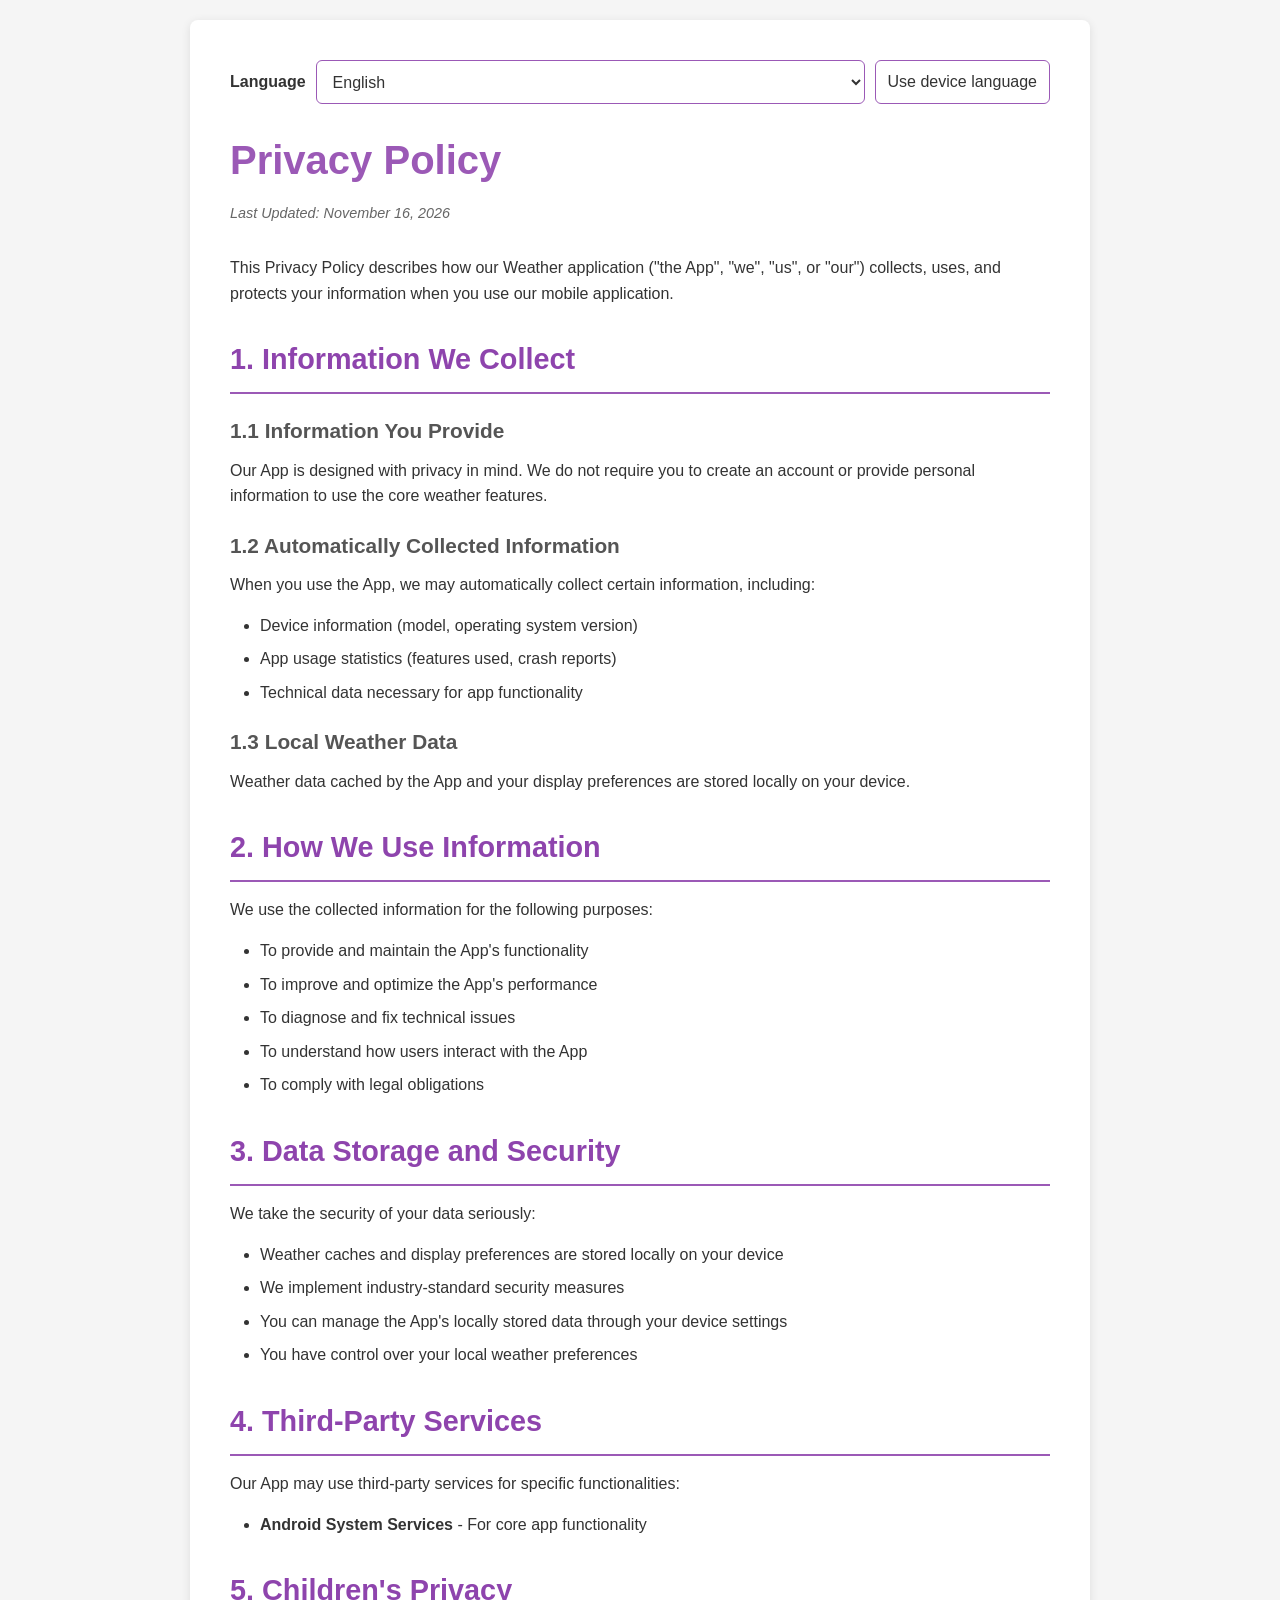
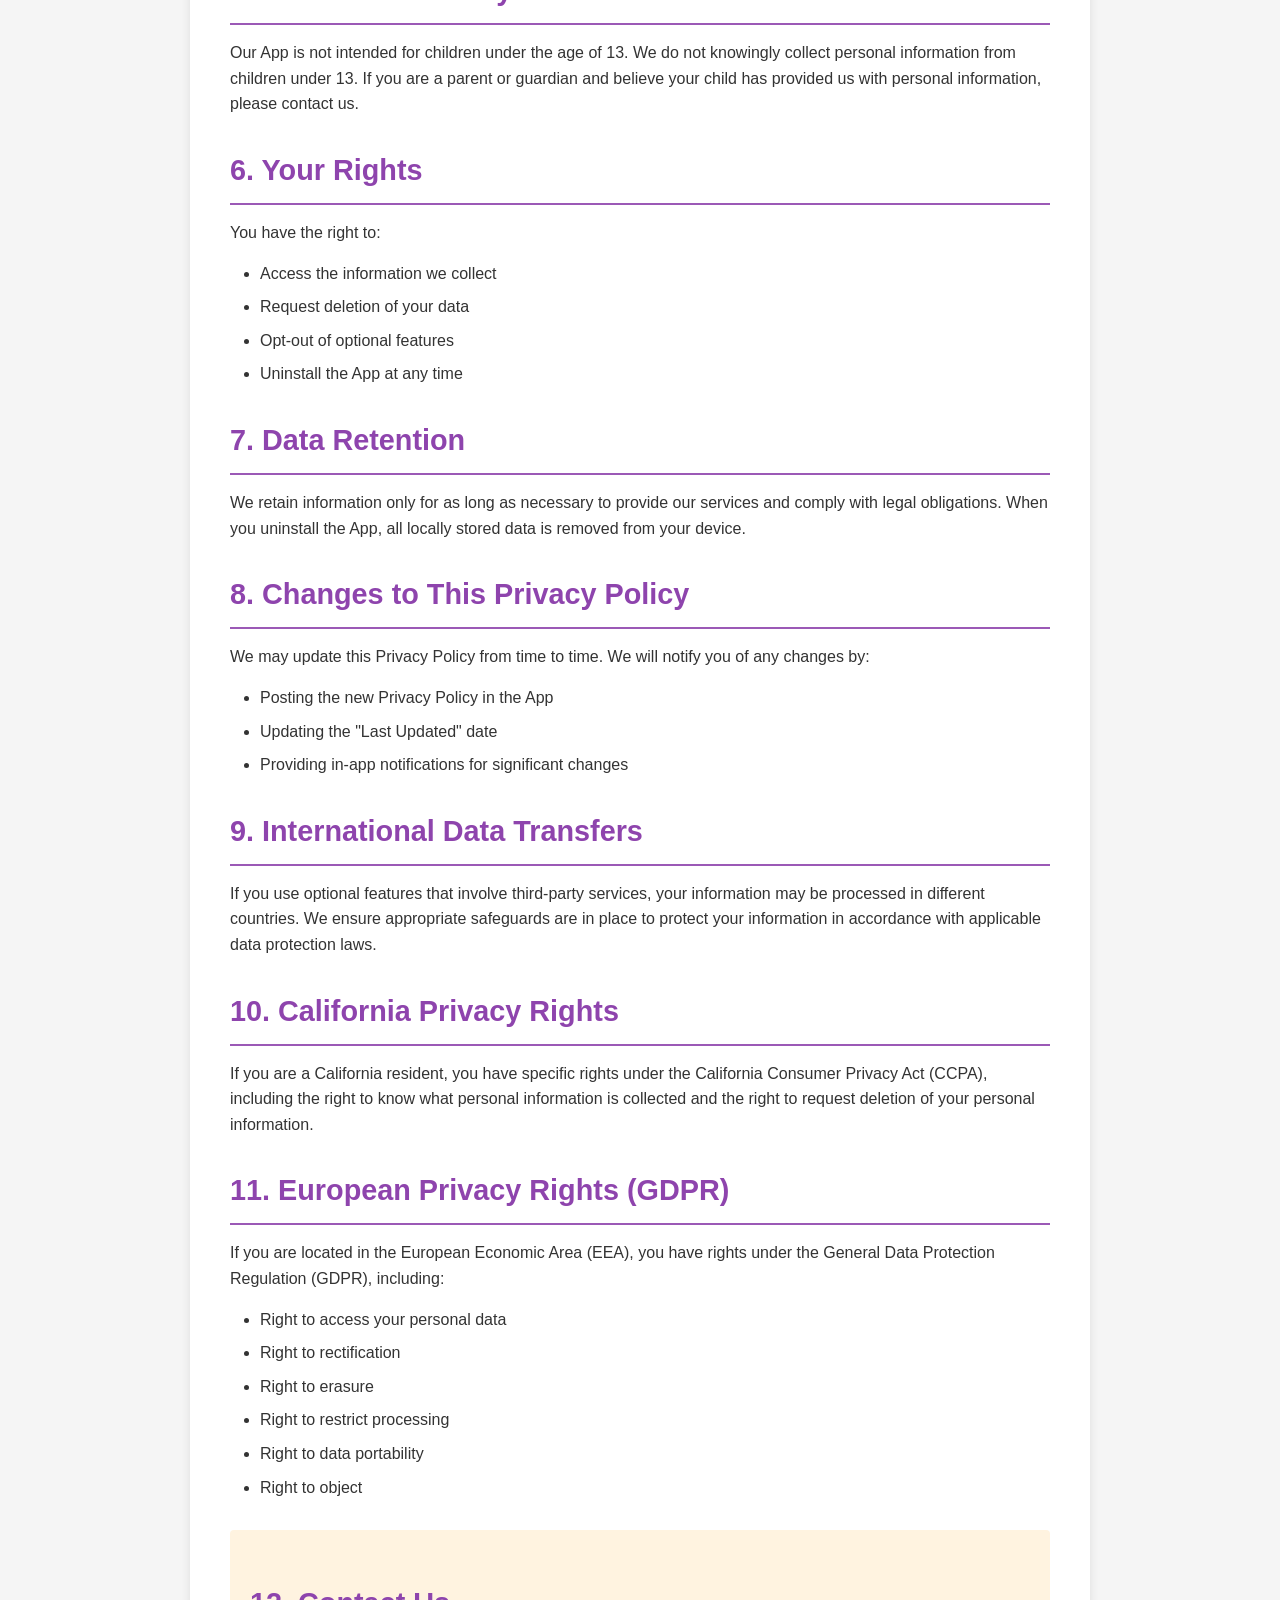
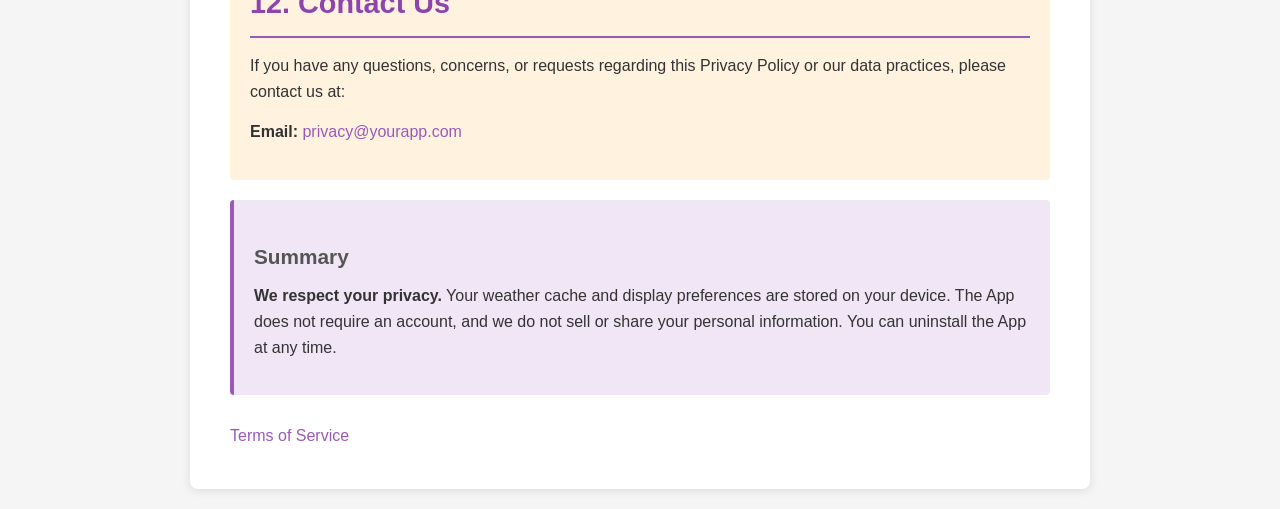
<file: index.html>
<!DOCTYPE html>
<html lang="en">
<head>
    <meta charset="UTF-8">
    <meta name="viewport" content="width=device-width, initial-scale=1.0">
    <title>Weather</title>
    <script>
        window.location.replace("privacy-policy.html" + window.location.search + window.location.hash);
    </script>
</head>
<body>
    <h1>Weather</h1>
    <p><a href="privacy-policy.html">Privacy Policy</a></p>
    <p><a href="terms-of-service.html">Terms of Service</a></p>
</body>
</html>
</file>
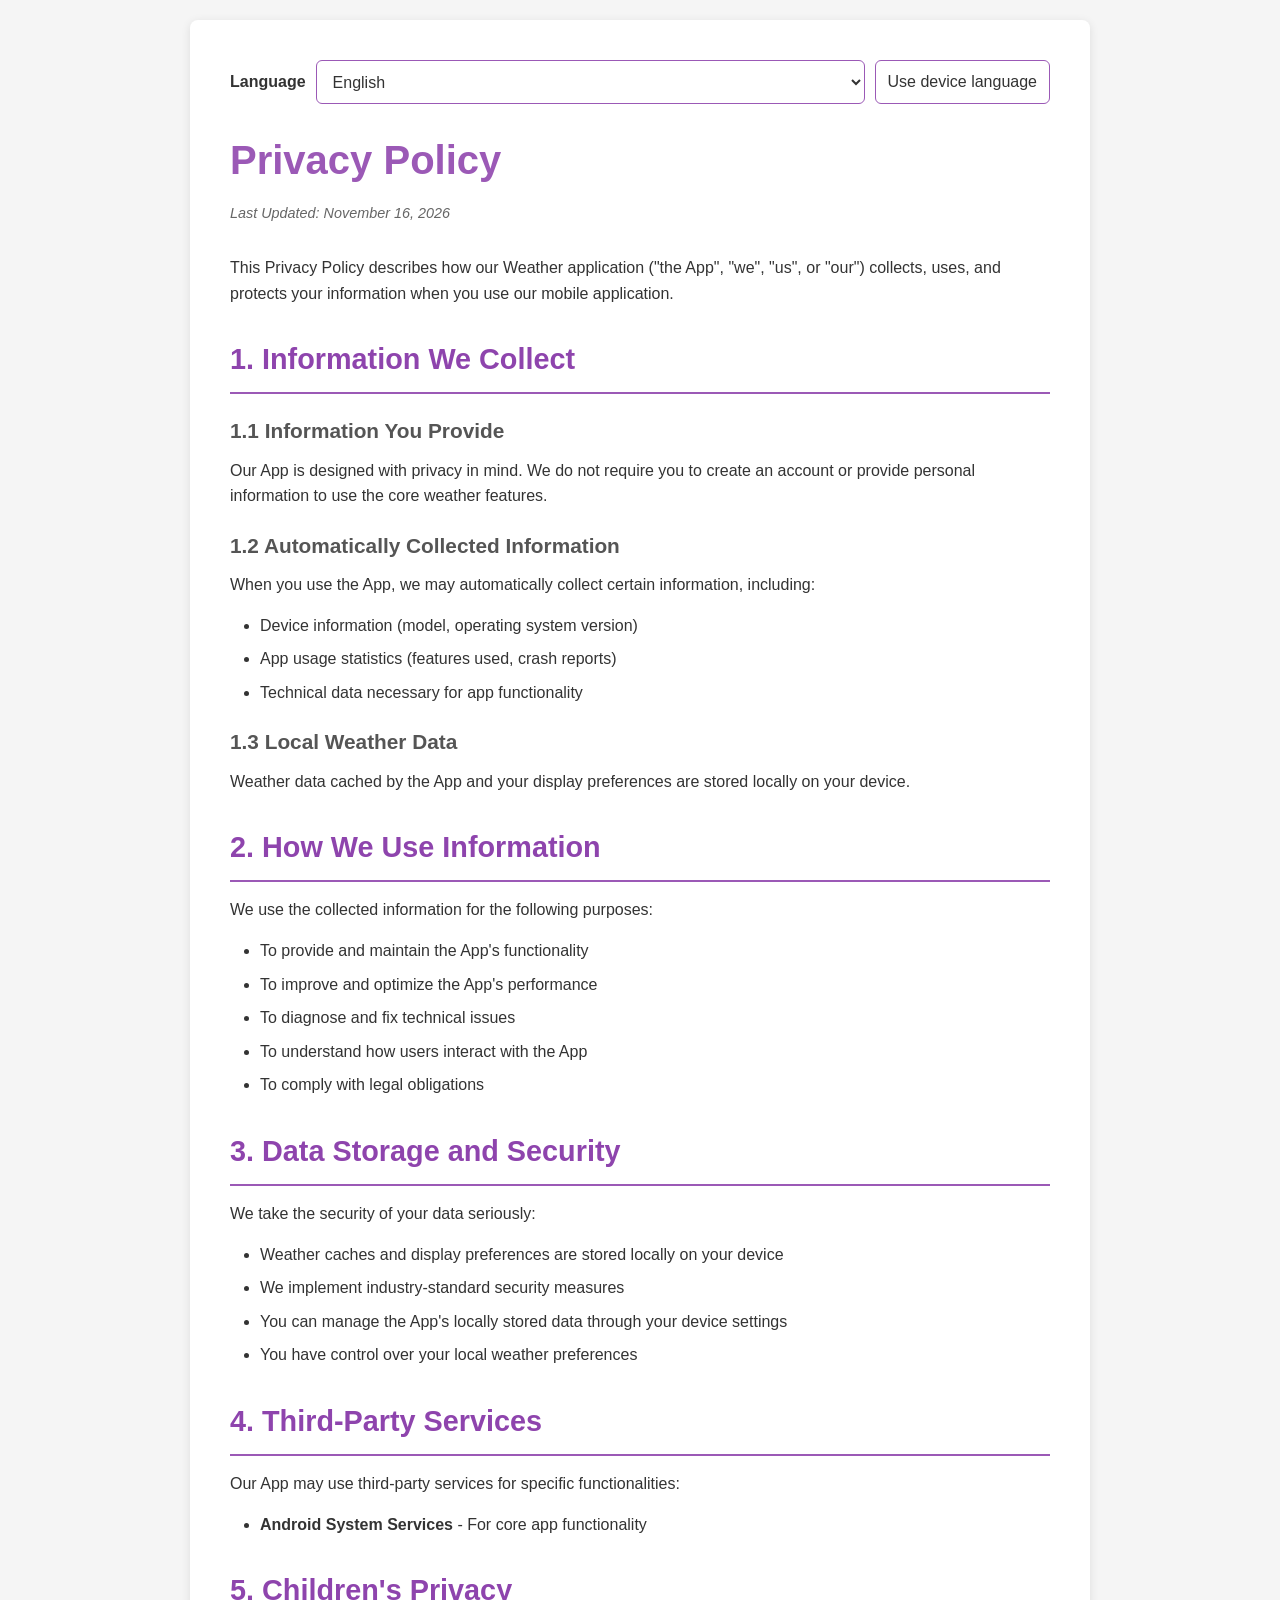
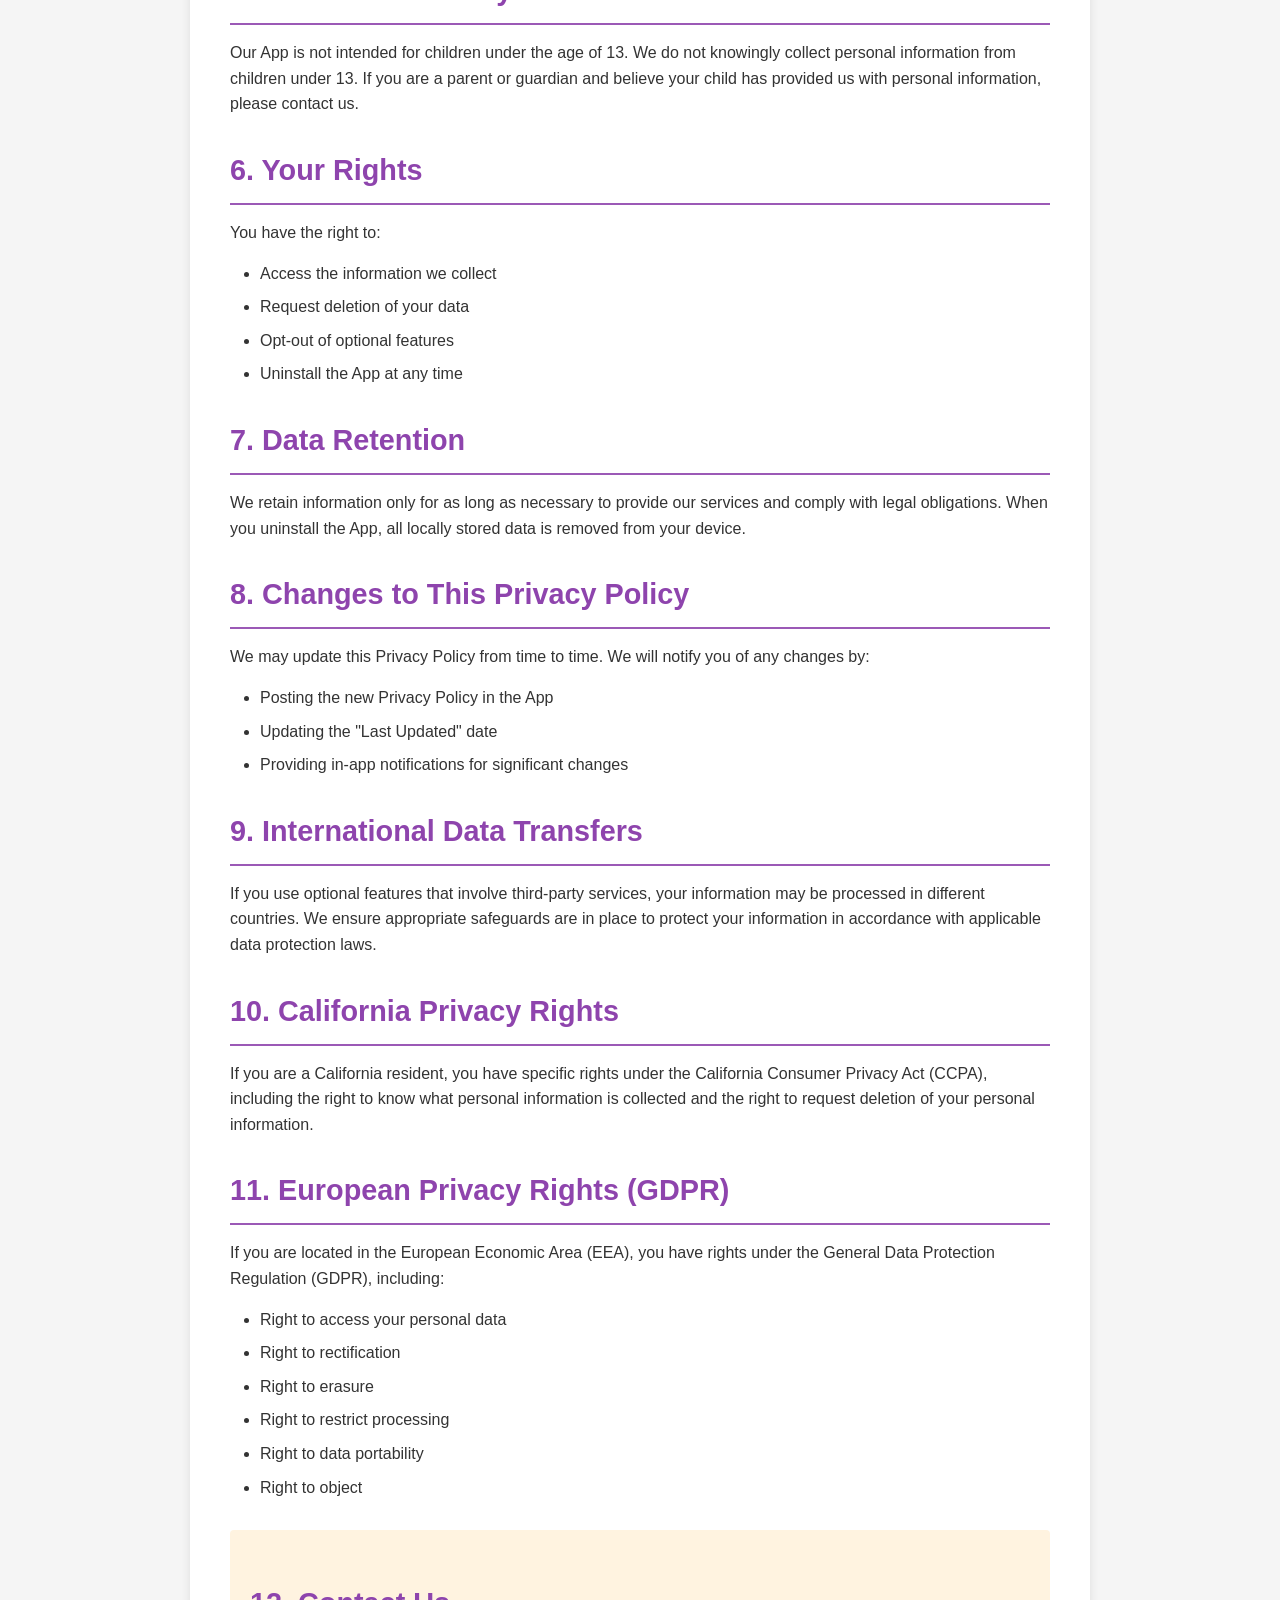
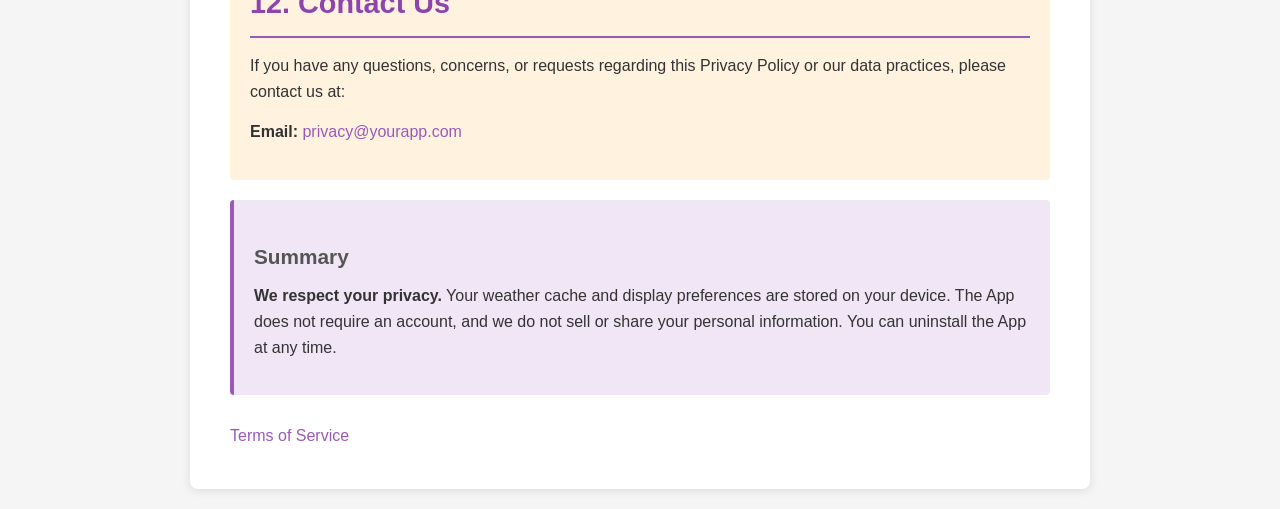
<file: privacy-policy.html>
<!DOCTYPE html>
<html lang="en">
<head>
    <meta charset="UTF-8">
    <meta name="viewport" content="width=device-width, initial-scale=1.0">
    <title data-i18n="s_8c3b26c8283e">Privacy Policy - Weather App</title>
    <script defer src="assets/languages.js"></script>
    <script defer src="assets/localization.js"></script>
    <style>
        * {
            margin: 0;
            padding: 0;
            box-sizing: border-box;
        }
        
        body {
            font-family: -apple-system, BlinkMacSystemFont, 'Segoe UI', Roboto, 'Helvetica Neue', Arial, sans-serif;
            line-height: 1.6;
            color: #333;
            background-color: #f5f5f5;
            padding: 20px;
        }
        
        .container {
            max-width: 900px;
            margin: 0 auto;
            background-color: white;
            padding: 40px;
            border-radius: 8px;
            box-shadow: 0 2px 10px rgba(0,0,0,0.1);
        }
        
        h1 {
            color: #9B59B6;
            margin-bottom: 10px;
            font-size: 2.5em;
        }
        
        .last-updated {
            color: #666;
            font-size: 0.9em;
            margin-bottom: 30px;
            font-style: italic;
        }
        
        h2 {
            color: #8E44AD;
            margin-top: 30px;
            margin-bottom: 15px;
            font-size: 1.8em;
            border-bottom: 2px solid #9B59B6;
            padding-bottom: 10px;
        }
        
        h3 {
            color: #555;
            margin-top: 20px;
            margin-bottom: 10px;
            font-size: 1.3em;
        }
        
        p {
            margin-bottom: 15px;
            text-align: justify;
        }
        
        ul, ol {
            margin-left: 30px;
            margin-bottom: 15px;
        }
        
        li {
            margin-bottom: 8px;
        }
        
        .highlight-box {
            background-color: #f0e6f6;
            border-left: 4px solid #9B59B6;
            padding: 20px;
            margin: 20px 0;
            border-radius: 4px;
        }
        
        a {
            color: #9B59B6;
            text-decoration: none;
            font-weight: 500;
        }
        
        a:hover {
            text-decoration: underline;
        }
        
        .contact-info {
            background-color: #fff3e0;
            padding: 20px;
            border-radius: 4px;
            margin-top: 30px;
        }
        
        @media (max-width: 768px) {
            .container {
                padding: 20px;
            }
            
            h1 {
                font-size: 2em;
            }
            
            h2 {
                font-size: 1.5em;
            }
        }
    </style>
    <link rel="stylesheet" href="assets/language.css">
</head>
<body>
    <div class="container">
        <div class="language-controls" hidden>
            <label for="language-select"><span data-i18n="s_a4fe65264ef7">Language</span></label>
            <select id="language-select"></select>
            <button id="language-auto" type="button"><span data-i18n="s_3fb007ba6533">Use device language</span></button>
        </div>
        <p id="language-status" role="status" hidden></p>
        <h1><span data-i18n="s_506ff3946215">Privacy Policy</span></h1>
        <p class="last-updated"><span data-i18n="s_722a04ede319">Last Updated: November 16, 2026</span></p>
        
        <p><span data-i18n="s_ef7a42f29ab5">This Privacy Policy describes how our Weather application ("the App", "we", "us", or "our") collects, uses, and protects your information when you use our mobile application.</span></p>
        
        <h2><span data-i18n="s_8dc7bf471f75">1. Information We Collect</span></h2>
        
        <h3><span data-i18n="s_2e5160658a96">1.1 Information You Provide</span></h3>
        <p><span data-i18n="s_05d2cbc0d117">Our App is designed with privacy in mind. We do not require you to create an account or provide personal information to use the core weather features.</span></p>
        
        <h3><span data-i18n="s_183f59b40249">1.2 Automatically Collected Information</span></h3>
        <p><span data-i18n="s_e395f7221ac2">When you use the App, we may automatically collect certain information, including:</span></p>
        <ul>
            <li><span data-i18n="s_1e716c5cca6e">Device information (model, operating system version)</span></li>
            <li><span data-i18n="s_1b23f42dd985">App usage statistics (features used, crash reports)</span></li>
            <li><span data-i18n="s_2c98eb544bc5">Technical data necessary for app functionality</span></li>
        </ul>
        
        <h3><span data-i18n="s_1d862e32a908">1.3 Local Weather Data</span></h3>
        <p><span data-i18n="s_408dfcece35c">Weather data cached by the App and your display preferences are stored locally on your device.</span></p>
        
        <h2><span data-i18n="s_681c0f7fc76f">2. How We Use Information</span></h2>
        <p><span data-i18n="s_7698ab1ffff2">We use the collected information for the following purposes:</span></p>
        <ul>
            <li><span data-i18n="s_dd533b0a0102">To provide and maintain the App's functionality</span></li>
            <li><span data-i18n="s_0673650fcb94">To improve and optimize the App's performance</span></li>
            <li><span data-i18n="s_c29851fe7ebc">To diagnose and fix technical issues</span></li>
            <li><span data-i18n="s_1803165e5e00">To understand how users interact with the App</span></li>
            <li><span data-i18n="s_d38b857569d1">To comply with legal obligations</span></li>
        </ul>
        
        <h2><span data-i18n="s_0058bb93a278">3. Data Storage and Security</span></h2>
        <p><span data-i18n="s_1fc1c584c435">We take the security of your data seriously:</span></p>
        <ul>
            <li><span data-i18n="s_d444f0aab760">Weather caches and display preferences are stored locally on your device</span></li>
            <li><span data-i18n="s_bfe1dc3cf030">We implement industry-standard security measures</span></li>
            <li><span data-i18n="s_4d7d34908b5a">You can manage the App's locally stored data through your device settings</span></li>
            <li><span data-i18n="s_05c45324399b">You have control over your local weather preferences</span></li>
        </ul>
        
        <h2><span data-i18n="s_d03382c9878e">4. Third-Party Services</span></h2>
        <p><span data-i18n="s_3e5a93d89f18">Our App may use third-party services for specific functionalities:</span></p>
        <ul>
            <li><strong><span data-i18n="s_2d5981401929">Android System Services</span></strong> <span data-i18n="s_2991ec828428">- For core app functionality</span></li>
        </ul>
        
        <h2><span data-i18n="s_75b802a379d9">5. Children's Privacy</span></h2>
        <p><span data-i18n="s_861b9dc9df95">Our App is not intended for children under the age of 13. We do not knowingly collect personal information from children under 13. If you are a parent or guardian and believe your child has provided us with personal information, please contact us.</span></p>
        
        <h2><span data-i18n="s_5098378d324d">6. Your Rights</span></h2>
        <p><span data-i18n="s_166101b280e6">You have the right to:</span></p>
        <ul>
            <li><span data-i18n="s_9c291f8a6d84">Access the information we collect</span></li>
            <li><span data-i18n="s_0106b63aa0d2">Request deletion of your data</span></li>
            <li><span data-i18n="s_7f62efa1fc92">Opt-out of optional features</span></li>
            <li><span data-i18n="s_184e3f41e953">Uninstall the App at any time</span></li>
        </ul>
        
        <h2><span data-i18n="s_fe47bdd4af46">7. Data Retention</span></h2>
        <p><span data-i18n="s_b3aa1d00ccfb">We retain information only for as long as necessary to provide our services and comply with legal obligations. When you uninstall the App, all locally stored data is removed from your device.</span></p>
        
        <h2><span data-i18n="s_51f054eb2759">8. Changes to This Privacy Policy</span></h2>
        <p><span data-i18n="s_feeaa4bd0e41">We may update this Privacy Policy from time to time. We will notify you of any changes by:</span></p>
        <ul>
            <li><span data-i18n="s_4ba20dcd6d82">Posting the new Privacy Policy in the App</span></li>
            <li><span data-i18n="s_3e64e5191947">Updating the "Last Updated" date</span></li>
            <li><span data-i18n="s_987501b258ea">Providing in-app notifications for significant changes</span></li>
        </ul>
        
        <h2><span data-i18n="s_be870e6724f3">9. International Data Transfers</span></h2>
        <p><span data-i18n="s_151eff64a36e">If you use optional features that involve third-party services, your information may be processed in different countries. We ensure appropriate safeguards are in place to protect your information in accordance with applicable data protection laws.</span></p>
        
        <h2><span data-i18n="s_028c961f9605">10. California Privacy Rights</span></h2>
        <p><span data-i18n="s_3678a0743eea">If you are a California resident, you have specific rights under the California Consumer Privacy Act (CCPA), including the right to know what personal information is collected and the right to request deletion of your personal information.</span></p>
        
        <h2><span data-i18n="s_6b0401f85d9f">11. European Privacy Rights (GDPR)</span></h2>
        <p><span data-i18n="s_e13c6b3dc96b">If you are located in the European Economic Area (EEA), you have rights under the General Data Protection Regulation (GDPR), including:</span></p>
        <ul>
            <li><span data-i18n="s_be33dc5278d0">Right to access your personal data</span></li>
            <li><span data-i18n="s_786f0deb3074">Right to rectification</span></li>
            <li><span data-i18n="s_1aef95b304a2">Right to erasure</span></li>
            <li><span data-i18n="s_4bd2ceb24b8a">Right to restrict processing</span></li>
            <li><span data-i18n="s_59a814d5f623">Right to data portability</span></li>
            <li><span data-i18n="s_39fcb804cc11">Right to object</span></li>
        </ul>
        
        <div class="contact-info">
            <h2><span data-i18n="s_0e66d2db03b2">12. Contact Us</span></h2>
            <p><span data-i18n="s_f868e2a1f81d">If you have any questions, concerns, or requests regarding this Privacy Policy or our data practices, please contact us at:</span></p>
            <p><strong><span data-i18n="s_17507dcf8457">Email:</span></strong> <a href="mailto:privacy@yourapp.com">privacy@yourapp.com</a></p>
        </div>
        
        <div class="highlight-box">
            <h3><span data-i18n="s_8e76a94ac832">Summary</span></h3>
            <p><strong><span data-i18n="s_744138921200">We respect your privacy.</span></strong> <span data-i18n="s_1e5e6a779ba9">Your weather cache and display preferences are stored on your device. The App does not require an account, and we do not sell or share your personal information. You can uninstall the App at any time.</span></p>
        </div>
        <nav class="legal-navigation"><a href="terms-of-service.html"><span data-i18n="s_4afa55bf7aec">Terms of Service</span></a></nav>
    </div>
</body>
</html>
</file>
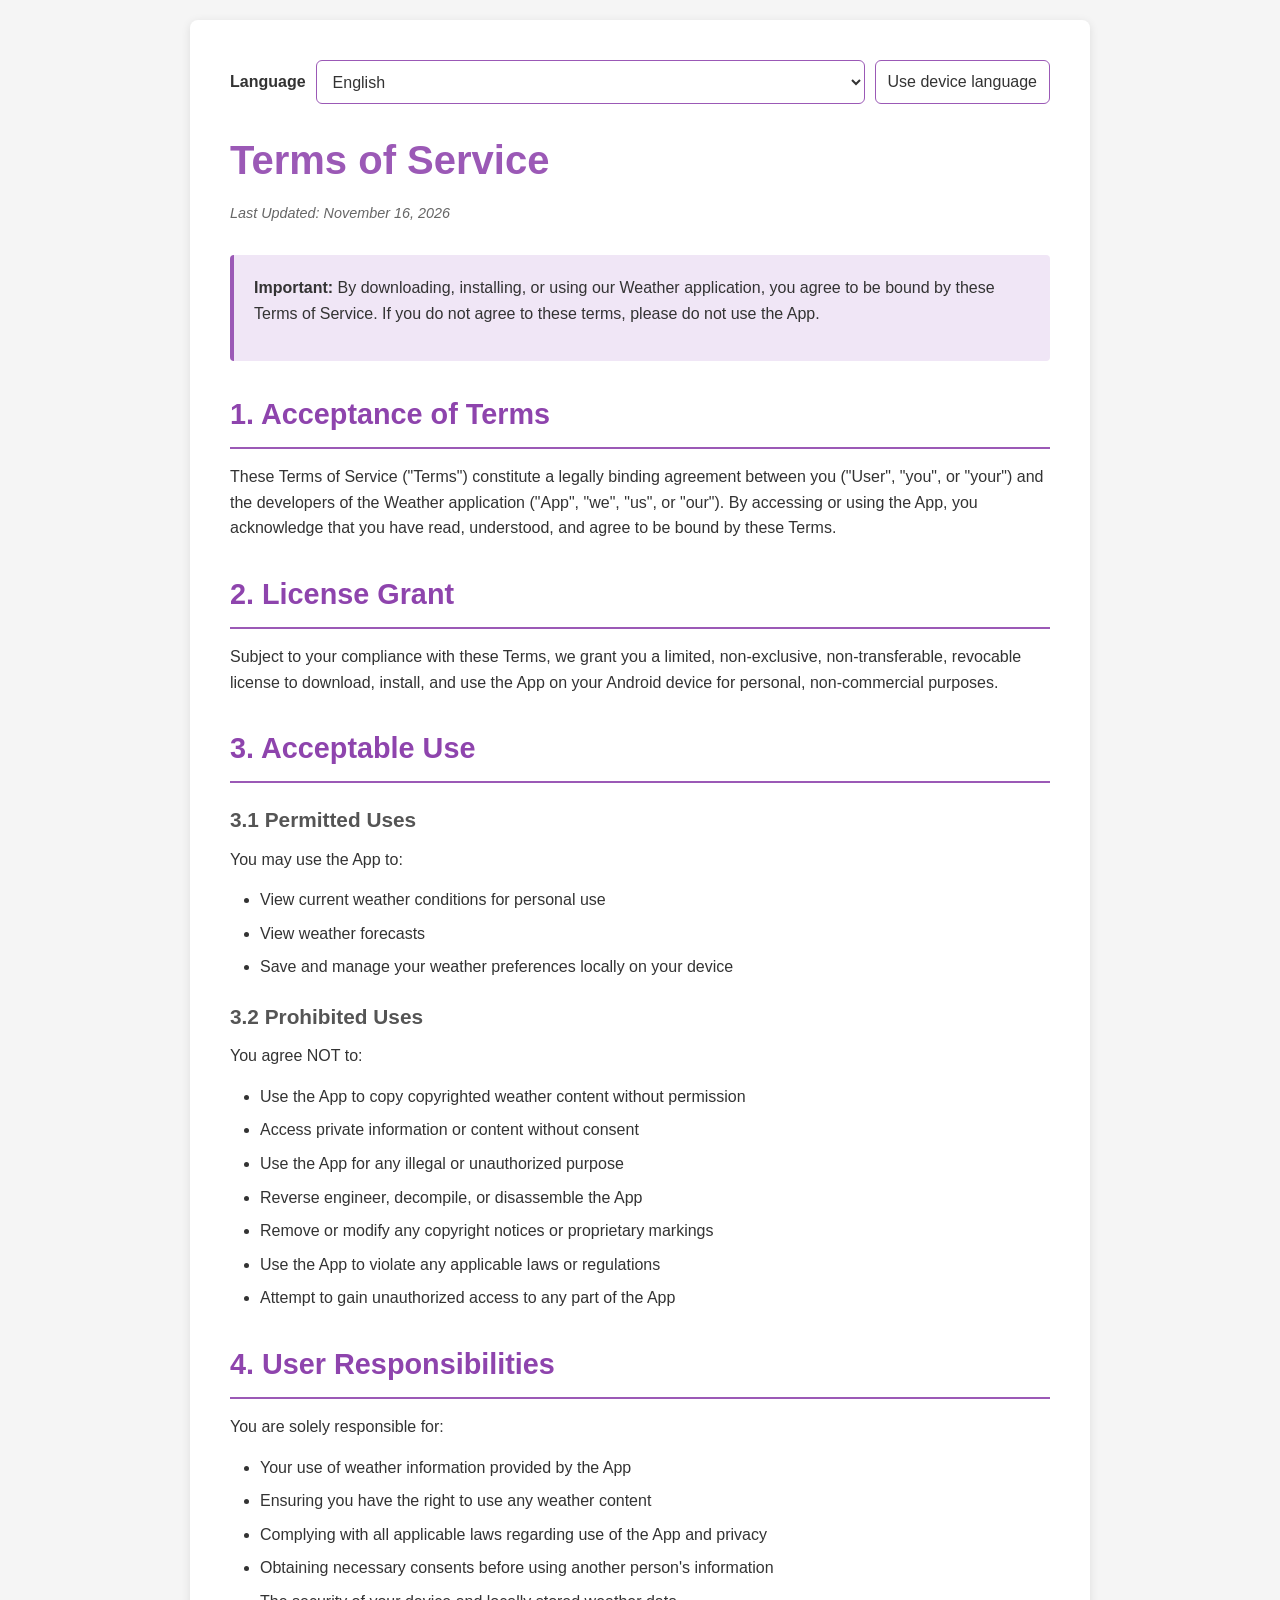
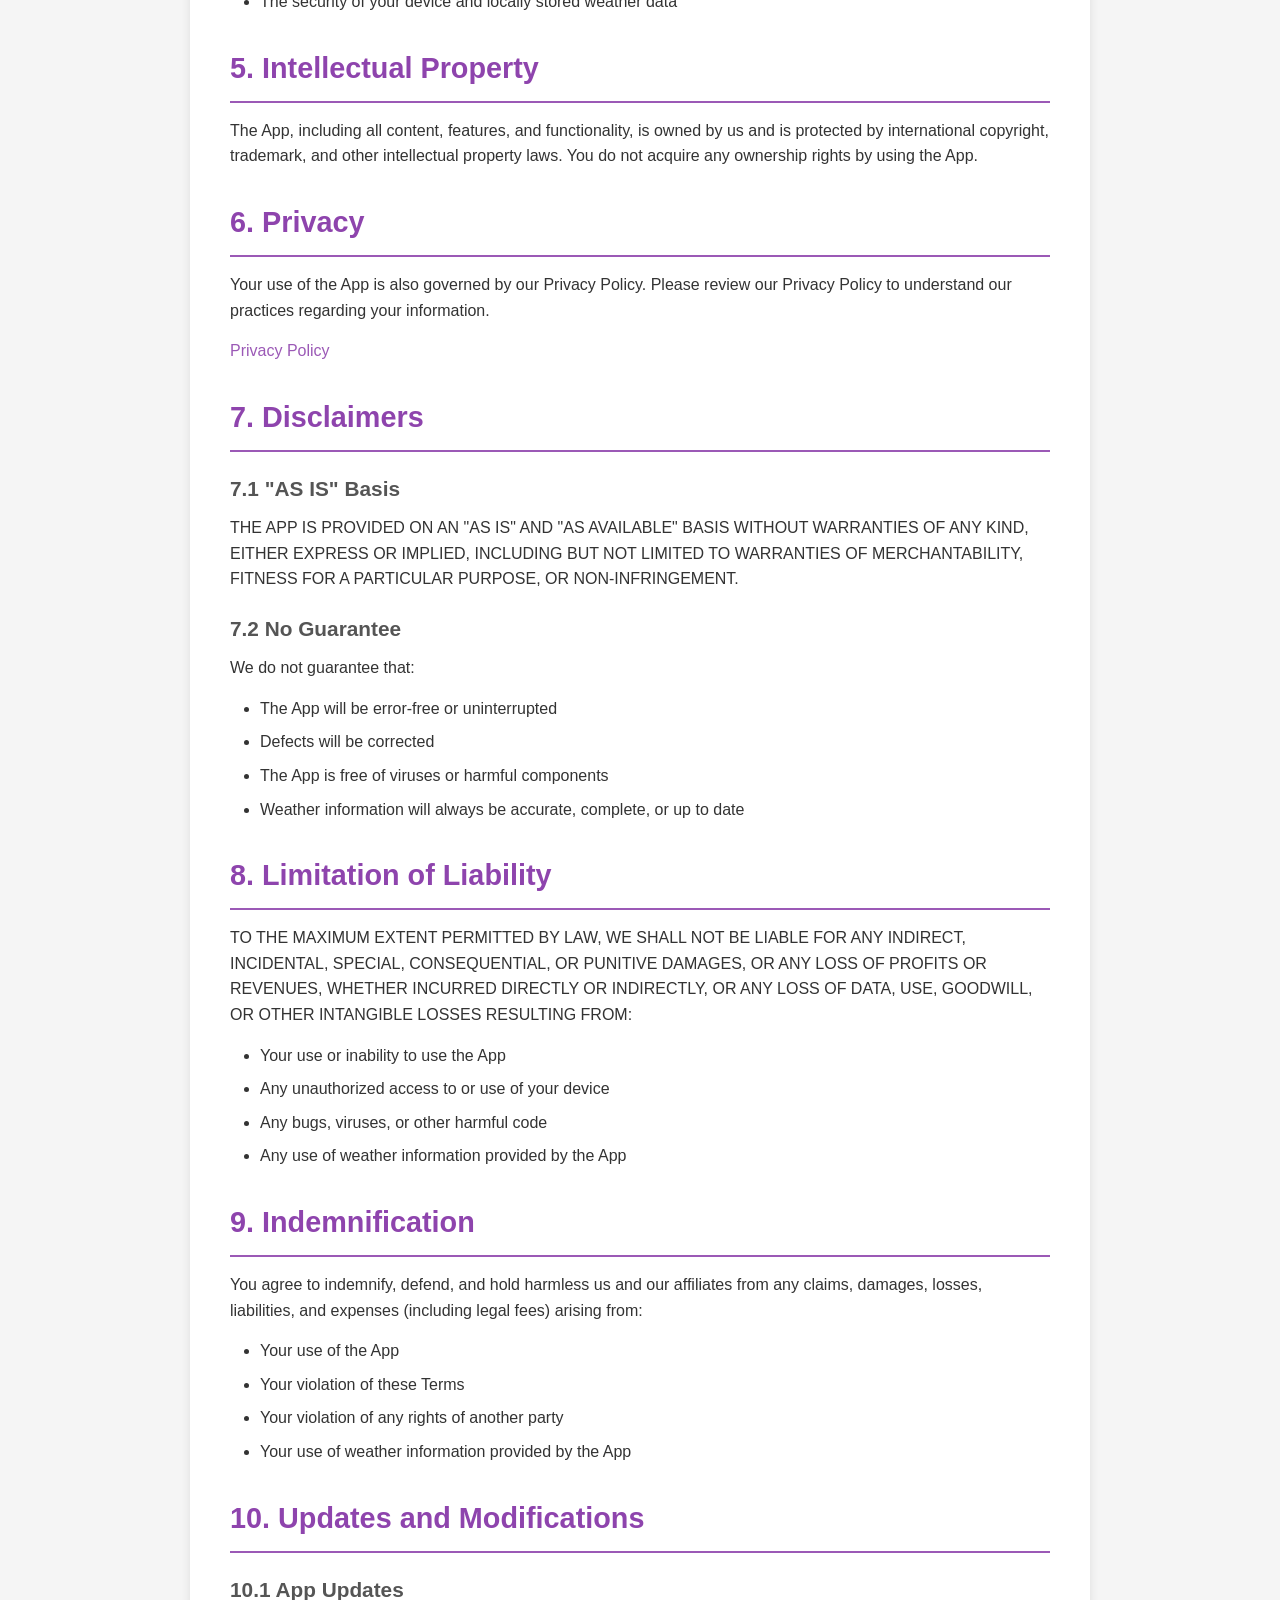
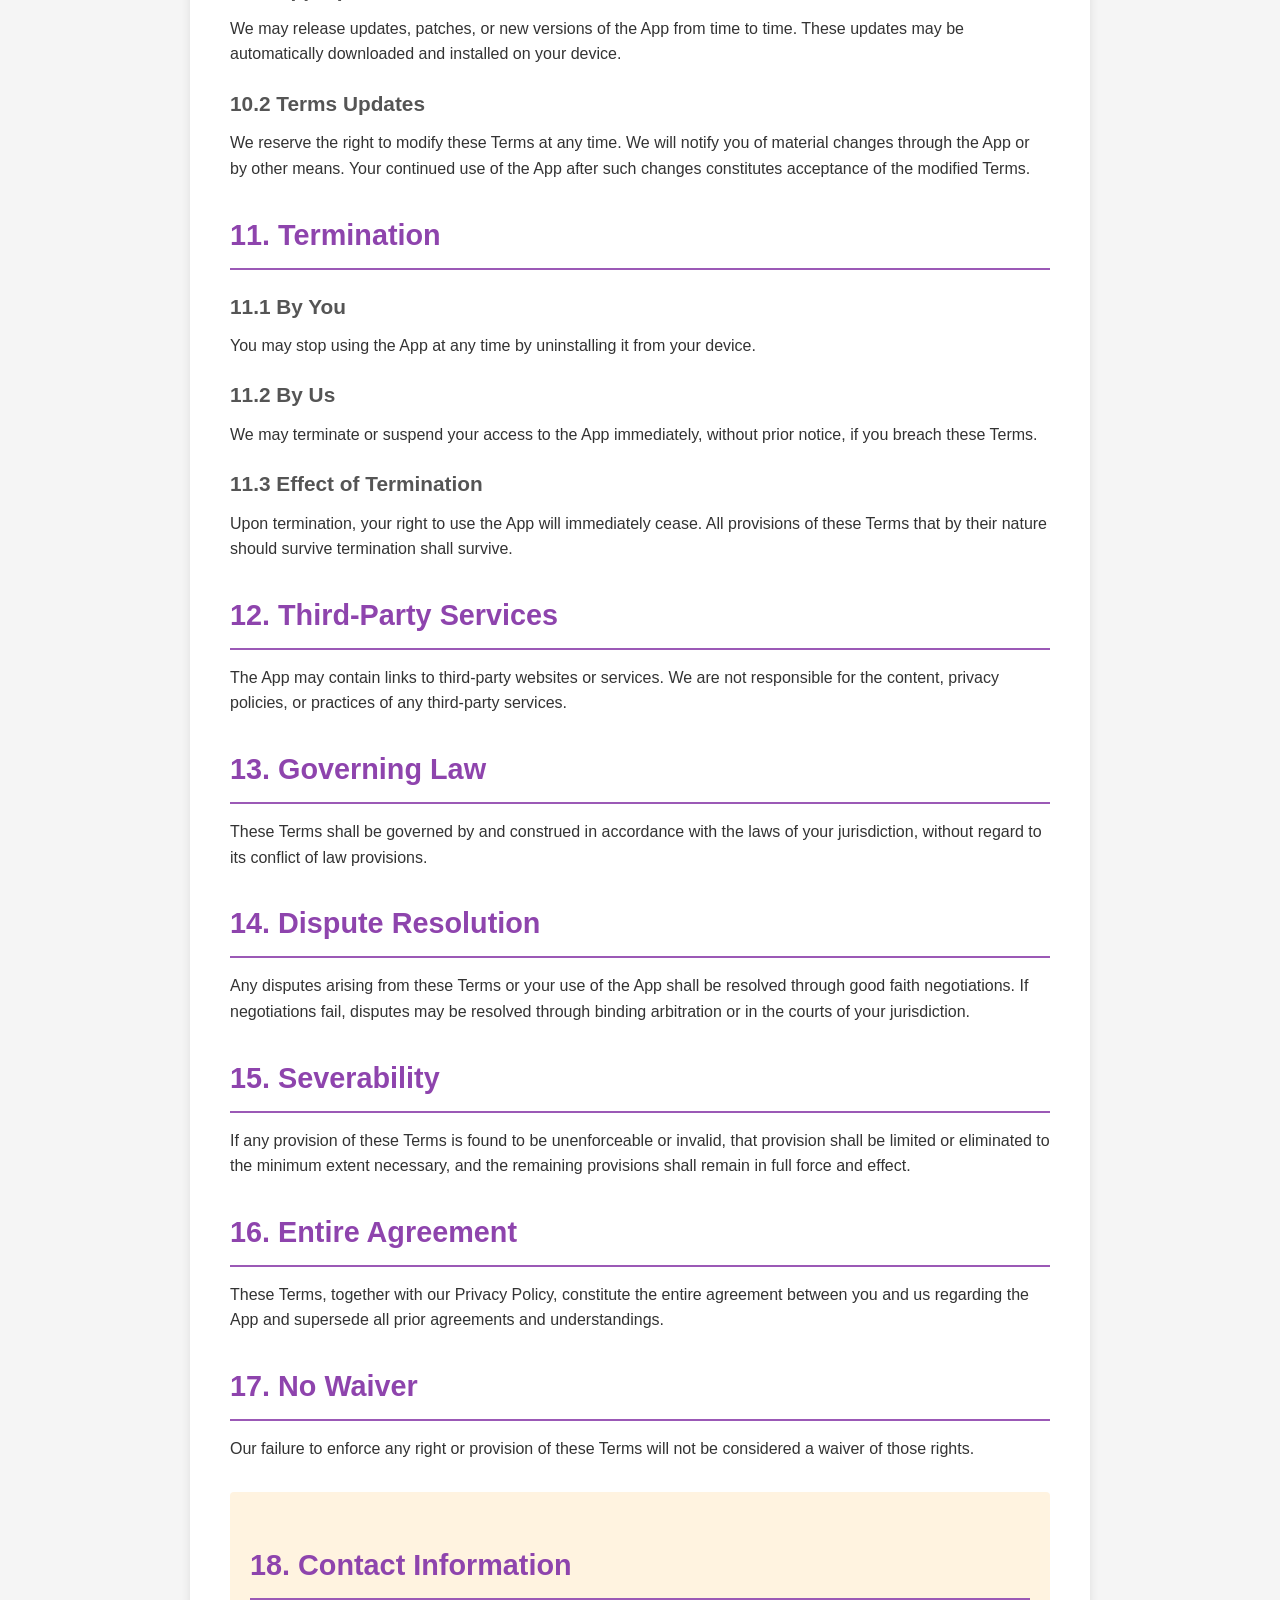
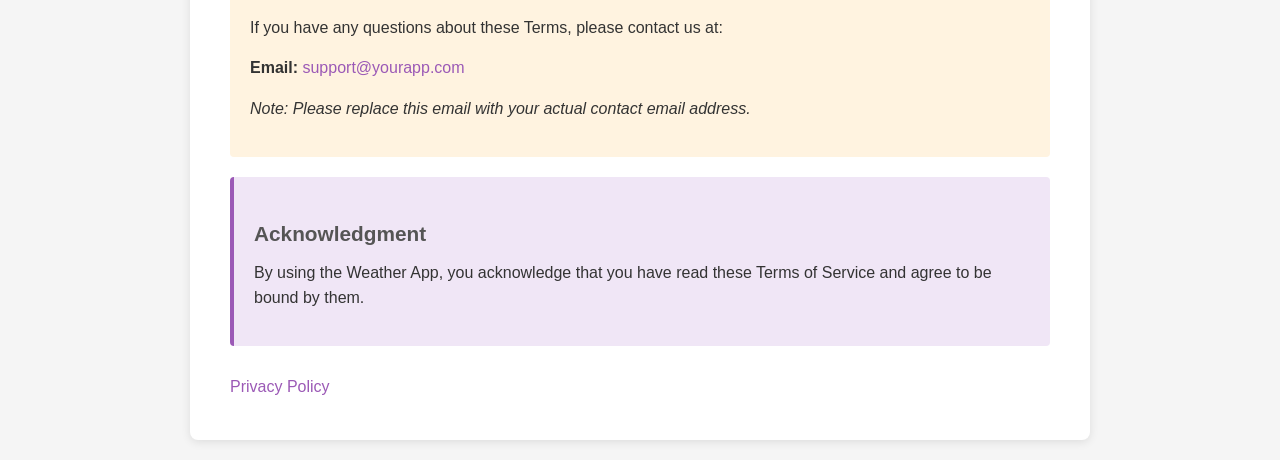
<file: terms-of-service.html>
<!DOCTYPE html>
<html lang="en">
<head>
    <meta charset="UTF-8">
    <meta name="viewport" content="width=device-width, initial-scale=1.0">
    <title data-i18n="s_222665f4284f">Terms of Service - Weather App</title>
    <script defer src="assets/languages.js"></script>
    <script defer src="assets/localization.js"></script>
    <style>
        * {
            margin: 0;
            padding: 0;
            box-sizing: border-box;
        }
        
        body {
            font-family: -apple-system, BlinkMacSystemFont, 'Segoe UI', Roboto, 'Helvetica Neue', Arial, sans-serif;
            line-height: 1.6;
            color: #333;
            background-color: #f5f5f5;
            padding: 20px;
        }
        
        .container {
            max-width: 900px;
            margin: 0 auto;
            background-color: white;
            padding: 40px;
            border-radius: 8px;
            box-shadow: 0 2px 10px rgba(0,0,0,0.1);
        }
        
        h1 {
            color: #9B59B6;
            margin-bottom: 10px;
            font-size: 2.5em;
        }
        
        .last-updated {
            color: #666;
            font-size: 0.9em;
            margin-bottom: 30px;
            font-style: italic;
        }
        
        h2 {
            color: #8E44AD;
            margin-top: 30px;
            margin-bottom: 15px;
            font-size: 1.8em;
            border-bottom: 2px solid #9B59B6;
            padding-bottom: 10px;
        }
        
        h3 {
            color: #555;
            margin-top: 20px;
            margin-bottom: 10px;
            font-size: 1.3em;
        }
        
        p {
            margin-bottom: 15px;
            text-align: justify;
        }
        
        ul, ol {
            margin-left: 30px;
            margin-bottom: 15px;
        }
        
        li {
            margin-bottom: 8px;
        }
        
        .highlight-box {
            background-color: #f0e6f6;
            border-left: 4px solid #9B59B6;
            padding: 20px;
            margin: 20px 0;
            border-radius: 4px;
        }
        
        a {
            color: #9B59B6;
            text-decoration: none;
            font-weight: 500;
        }
        
        a:hover {
            text-decoration: underline;
        }
        
        .contact-info {
            background-color: #fff3e0;
            padding: 20px;
            border-radius: 4px;
            margin-top: 30px;
        }
        
        @media (max-width: 768px) {
            .container {
                padding: 20px;
            }
            
            h1 {
                font-size: 2em;
            }
            
            h2 {
                font-size: 1.5em;
            }
        }
    </style>
    <link rel="stylesheet" href="assets/language.css">
</head>
<body>
    <div class="container">
        <div class="language-controls" hidden>
            <label for="language-select"><span data-i18n="s_a4fe65264ef7">Language</span></label>
            <select id="language-select"></select>
            <button id="language-auto" type="button"><span data-i18n="s_3fb007ba6533">Use device language</span></button>
        </div>
        <p id="language-status" role="status" hidden></p>
        <h1><span data-i18n="s_4afa55bf7aec">Terms of Service</span></h1>
        <p class="last-updated"><span data-i18n="s_722a04ede319">Last Updated: November 16, 2026</span></p>
        
        <div class="highlight-box">
            <p><strong><span data-i18n="s_496d6960431c">Important:</span></strong> <span data-i18n="s_0cf5efb94e2d">By downloading, installing, or using our Weather application, you agree to be bound by these Terms of Service. If you do not agree to these terms, please do not use the App.</span></p>
        </div>
        
        <h2><span data-i18n="s_5cf3cf7d3707">1. Acceptance of Terms</span></h2>
        <p><span data-i18n="s_ba4171de7e4b">These Terms of Service ("Terms") constitute a legally binding agreement between you ("User", "you", or "your") and the developers of the Weather application ("App", "we", "us", or "our"). By accessing or using the App, you acknowledge that you have read, understood, and agree to be bound by these Terms.</span></p>
        
        <h2><span data-i18n="s_3f96dfb47631">2. License Grant</span></h2>
        <p><span data-i18n="s_dd40d4a3688a">Subject to your compliance with these Terms, we grant you a limited, non-exclusive, non-transferable, revocable license to download, install, and use the App on your Android device for personal, non-commercial purposes.</span></p>
        
        <h2><span data-i18n="s_1181e01e2c17">3. Acceptable Use</span></h2>
        
        <h3><span data-i18n="s_cf4d7835fd75">3.1 Permitted Uses</span></h3>
        <p><span data-i18n="s_412adb3b6c5e">You may use the App to:</span></p>
        <ul>
            <li><span data-i18n="s_3c5d92cc34b8">View current weather conditions for personal use</span></li>
            <li><span data-i18n="s_f6eb9f92b1c3">View weather forecasts</span></li>
            <li><span data-i18n="s_e726db69ecb1">Save and manage your weather preferences locally on your device</span></li>
        </ul>
        
        <h3><span data-i18n="s_7e9f1237abba">3.2 Prohibited Uses</span></h3>
        <p><span data-i18n="s_0311e86adaa5">You agree NOT to:</span></p>
        <ul>
            <li><span data-i18n="s_48bdb432a91d">Use the App to copy copyrighted weather content without permission</span></li>
            <li><span data-i18n="s_7be81a883e7f">Access private information or content without consent</span></li>
            <li><span data-i18n="s_9289895d829e">Use the App for any illegal or unauthorized purpose</span></li>
            <li><span data-i18n="s_795b2e066ace">Reverse engineer, decompile, or disassemble the App</span></li>
            <li><span data-i18n="s_cfb1f0075843">Remove or modify any copyright notices or proprietary markings</span></li>
            <li><span data-i18n="s_d58f6c4b085e">Use the App to violate any applicable laws or regulations</span></li>
            <li><span data-i18n="s_173e787f34c2">Attempt to gain unauthorized access to any part of the App</span></li>
        </ul>
        
        <h2><span data-i18n="s_4a9503ea4cde">4. User Responsibilities</span></h2>
        <p><span data-i18n="s_5ef181be930d">You are solely responsible for:</span></p>
        <ul>
            <li><span data-i18n="s_dbf5a30e9d99">Your use of weather information provided by the App</span></li>
            <li><span data-i18n="s_550abe386490">Ensuring you have the right to use any weather content</span></li>
            <li><span data-i18n="s_878183e06688">Complying with all applicable laws regarding use of the App and privacy</span></li>
            <li><span data-i18n="s_fb46bfce13f6">Obtaining necessary consents before using another person's information</span></li>
            <li><span data-i18n="s_35d94fddb315">The security of your device and locally stored weather data</span></li>
        </ul>
        
        <h2><span data-i18n="s_1f978f263a8c">5. Intellectual Property</span></h2>
        <p><span data-i18n="s_17f134e90ff0">The App, including all content, features, and functionality, is owned by us and is protected by international copyright, trademark, and other intellectual property laws. You do not acquire any ownership rights by using the App.</span></p>
        
        <h2><span data-i18n="s_470ecaff5350">6. Privacy</span></h2>
        <p><span data-i18n="s_695e4ca4c061">Your use of the App is also governed by our Privacy Policy. Please review our Privacy Policy to understand our practices regarding your information.</span></p>
        <p><a href="privacy-policy.html"><span data-i18n="s_506ff3946215">Privacy Policy</span></a></p>
        
        <h2><span data-i18n="s_a771ed4bb92f">7. Disclaimers</span></h2>
        
        <h3><span data-i18n="s_6e643e4e08e7">7.1 "AS IS" Basis</span></h3>
        <p><span data-i18n="s_8f762b89b9cf">THE APP IS PROVIDED ON AN "AS IS" AND "AS AVAILABLE" BASIS WITHOUT WARRANTIES OF ANY KIND, EITHER EXPRESS OR IMPLIED, INCLUDING BUT NOT LIMITED TO WARRANTIES OF MERCHANTABILITY, FITNESS FOR A PARTICULAR PURPOSE, OR NON-INFRINGEMENT.</span></p>
        
        <h3><span data-i18n="s_f1d16c2d17e7">7.2 No Guarantee</span></h3>
        <p><span data-i18n="s_1b00e55f1d47">We do not guarantee that:</span></p>
        <ul>
            <li><span data-i18n="s_441657f7aaf6">The App will be error-free or uninterrupted</span></li>
            <li><span data-i18n="s_fd5c326be07c">Defects will be corrected</span></li>
            <li><span data-i18n="s_2e24ef83759d">The App is free of viruses or harmful components</span></li>
            <li><span data-i18n="s_3efdf52b17bf">Weather information will always be accurate, complete, or up to date</span></li>
        </ul>
        
        <h2><span data-i18n="s_a5eac72e9691">8. Limitation of Liability</span></h2>
        <p><span data-i18n="s_8100e7b5ee0e">TO THE MAXIMUM EXTENT PERMITTED BY LAW, WE SHALL NOT BE LIABLE FOR ANY INDIRECT, INCIDENTAL, SPECIAL, CONSEQUENTIAL, OR PUNITIVE DAMAGES, OR ANY LOSS OF PROFITS OR REVENUES, WHETHER INCURRED DIRECTLY OR INDIRECTLY, OR ANY LOSS OF DATA, USE, GOODWILL, OR OTHER INTANGIBLE LOSSES RESULTING FROM:</span></p>
        <ul>
            <li><span data-i18n="s_9539a465a355">Your use or inability to use the App</span></li>
            <li><span data-i18n="s_4ad93dd73dd2">Any unauthorized access to or use of your device</span></li>
            <li><span data-i18n="s_b4c858b33e1e">Any bugs, viruses, or other harmful code</span></li>
            <li><span data-i18n="s_18339fb2d3fe">Any use of weather information provided by the App</span></li>
        </ul>
        
        <h2><span data-i18n="s_97d65eb3ba7f">9. Indemnification</span></h2>
        <p><span data-i18n="s_d30ed51fa804">You agree to indemnify, defend, and hold harmless us and our affiliates from any claims, damages, losses, liabilities, and expenses (including legal fees) arising from:</span></p>
        <ul>
            <li><span data-i18n="s_644bb1662de5">Your use of the App</span></li>
            <li><span data-i18n="s_c730e99ce42b">Your violation of these Terms</span></li>
            <li><span data-i18n="s_a7cff4e583fc">Your violation of any rights of another party</span></li>
            <li><span data-i18n="s_dbf5a30e9d99">Your use of weather information provided by the App</span></li>
        </ul>
        
        <h2><span data-i18n="s_ed3efdf1c965">10. Updates and Modifications</span></h2>
        
        <h3><span data-i18n="s_5e6dd32f4940">10.1 App Updates</span></h3>
        <p><span data-i18n="s_af429c6f2961">We may release updates, patches, or new versions of the App from time to time. These updates may be automatically downloaded and installed on your device.</span></p>
        
        <h3><span data-i18n="s_d87d35d30350">10.2 Terms Updates</span></h3>
        <p><span data-i18n="s_1d7b45d4fb23">We reserve the right to modify these Terms at any time. We will notify you of material changes through the App or by other means. Your continued use of the App after such changes constitutes acceptance of the modified Terms.</span></p>
        
        <h2><span data-i18n="s_b0d740521734">11. Termination</span></h2>
        
        <h3><span data-i18n="s_f80d9f561623">11.1 By You</span></h3>
        <p><span data-i18n="s_b75f99e029ff">You may stop using the App at any time by uninstalling it from your device.</span></p>
        
        <h3><span data-i18n="s_be1a1ecb6826">11.2 By Us</span></h3>
        <p><span data-i18n="s_1d1f91fe6574">We may terminate or suspend your access to the App immediately, without prior notice, if you breach these Terms.</span></p>
        
        <h3><span data-i18n="s_f4b384b988a9">11.3 Effect of Termination</span></h3>
        <p><span data-i18n="s_f8536b9bf233">Upon termination, your right to use the App will immediately cease. All provisions of these Terms that by their nature should survive termination shall survive.</span></p>
        
        <h2><span data-i18n="s_d469be6657e6">12. Third-Party Services</span></h2>
        <p><span data-i18n="s_b5f076b77b3e">The App may contain links to third-party websites or services. We are not responsible for the content, privacy policies, or practices of any third-party services.</span></p>
        
        <h2><span data-i18n="s_60602b5e780a">13. Governing Law</span></h2>
        <p><span data-i18n="s_458c1a56eb65">These Terms shall be governed by and construed in accordance with the laws of your jurisdiction, without regard to its conflict of law provisions.</span></p>
        
        <h2><span data-i18n="s_59b8144ea273">14. Dispute Resolution</span></h2>
        <p><span data-i18n="s_22cf5ec7a9b5">Any disputes arising from these Terms or your use of the App shall be resolved through good faith negotiations. If negotiations fail, disputes may be resolved through binding arbitration or in the courts of your jurisdiction.</span></p>
        
        <h2><span data-i18n="s_13f7de91d4f6">15. Severability</span></h2>
        <p><span data-i18n="s_327f36594d5d">If any provision of these Terms is found to be unenforceable or invalid, that provision shall be limited or eliminated to the minimum extent necessary, and the remaining provisions shall remain in full force and effect.</span></p>
        
        <h2><span data-i18n="s_bd73e256b417">16. Entire Agreement</span></h2>
        <p><span data-i18n="s_1caded55822a">These Terms, together with our Privacy Policy, constitute the entire agreement between you and us regarding the App and supersede all prior agreements and understandings.</span></p>
        
        <h2><span data-i18n="s_61c50f7e5a35">17. No Waiver</span></h2>
        <p><span data-i18n="s_26d0d9b0faf4">Our failure to enforce any right or provision of these Terms will not be considered a waiver of those rights.</span></p>
        
        <div class="contact-info">
            <h2><span data-i18n="s_c295d8693065">18. Contact Information</span></h2>
            <p><span data-i18n="s_b2cc375e8d6b">If you have any questions about these Terms, please contact us at:</span></p>
            <p><strong><span data-i18n="s_17507dcf8457">Email:</span></strong> <a href="mailto:support@yourapp.com">support@yourapp.com</a></p>
            <p><em><span data-i18n="s_ae3d8e9d2532">Note: Please replace this email with your actual contact email address.</span></em></p>
        </div>
        
        <div class="highlight-box">
            <h3><span data-i18n="s_791552fd3a59">Acknowledgment</span></h3>
            <p><span data-i18n="s_af7638abad94">By using the Weather App, you acknowledge that you have read these Terms of Service and agree to be bound by them.</span></p>
        </div>
        <nav class="legal-navigation"><a href="privacy-policy.html"><span data-i18n="s_506ff3946215">Privacy Policy</span></a></nav>
    </div>
</body>
</html>
</file>
<file: assets/language.css>
[hidden] { display: none !important; }
.language-controls {
    display: flex;
    flex-wrap: wrap;
    align-items: center;
    gap: 10px;
    margin-block-end: 24px;
}
.language-controls label { font-weight: 600; }
.language-controls select,
.language-controls button {
    max-width: 100%;
    min-height: 44px;
    padding: 8px 12px;
    border: 1px solid #9b59b6;
    border-radius: 6px;
    background: #fff;
    color: #333;
    font: inherit;
}
.language-controls select { min-width: 160px; flex: 1; }
.language-controls button { cursor: pointer; }
:focus-visible { outline: 3px solid #663087; outline-offset: 3px; }
.legal-navigation { margin-block-start: 28px; }
.highlight-box {
    border-left: none;
    border-inline-start: 4px solid #9b59b6;
}
ul, ol { margin-left: 0; margin-inline-start: 30px; }
p { text-align: start; overflow-wrap: anywhere; }
h1, h2, h3 { overflow-wrap: anywhere; }
@media (max-width: 480px) {
    .language-controls { align-items: stretch; flex-direction: column; }
    body { padding: 12px; }
}
</file>
